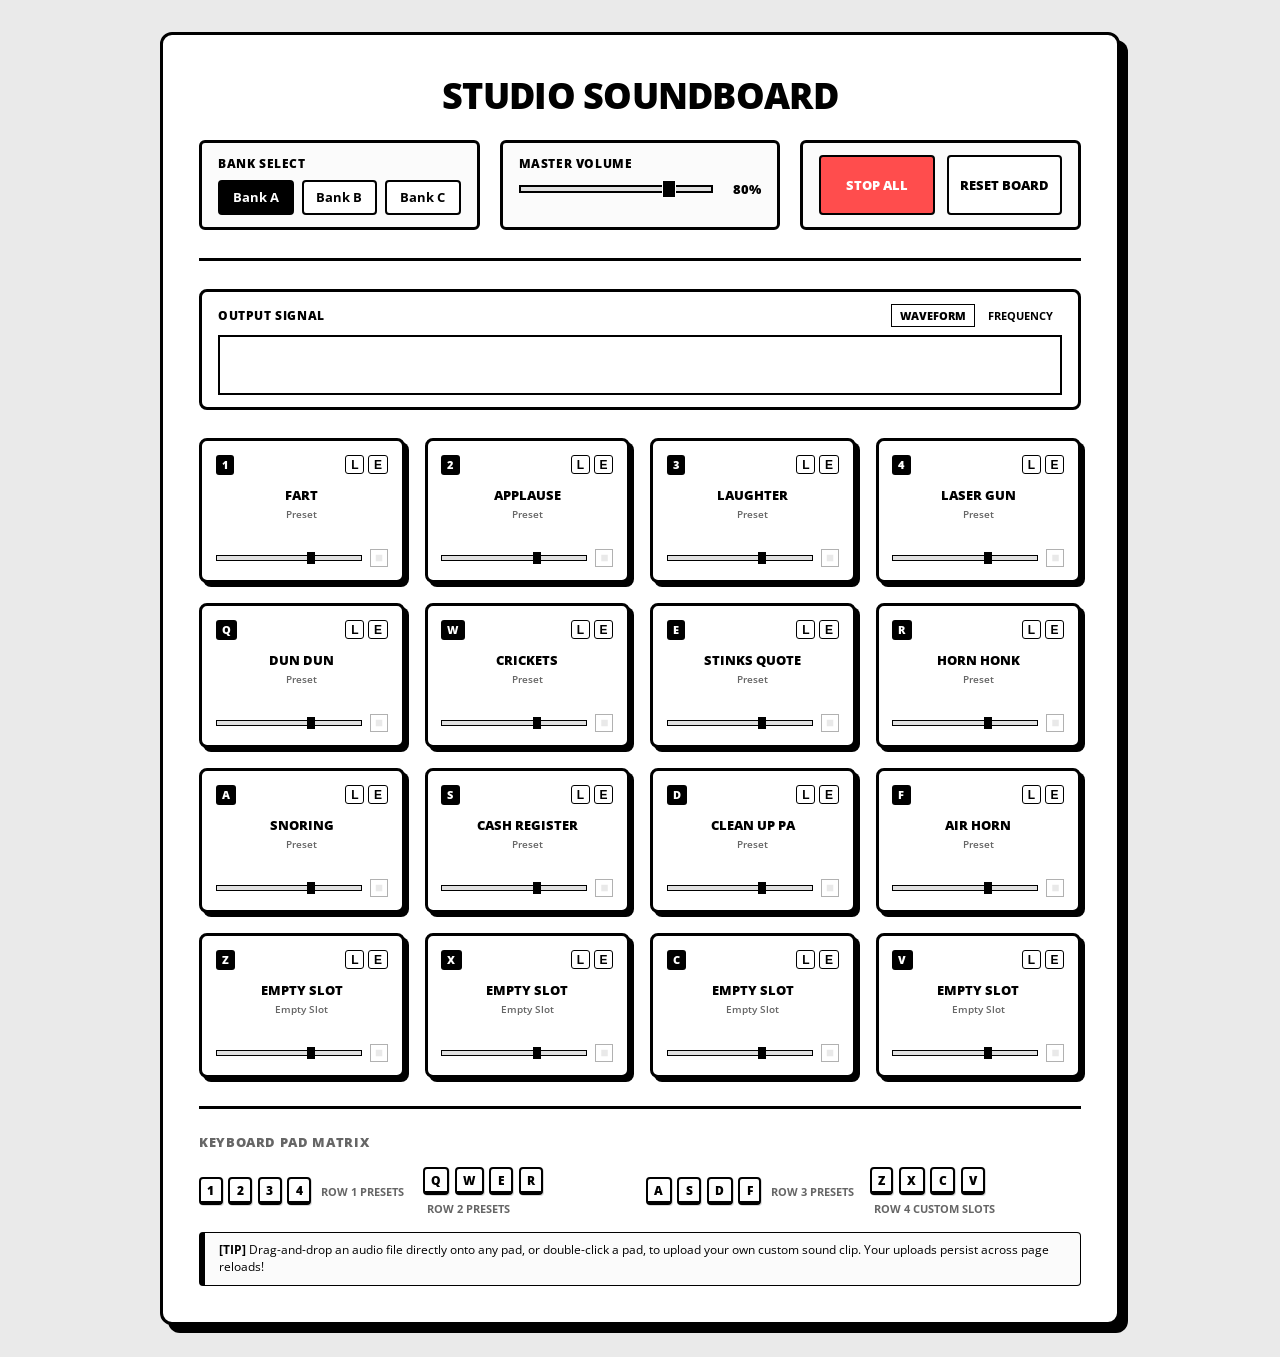
<file: index.html>
<!DOCTYPE html>
<html lang="en">
<head>
  <meta charset="UTF-8">
  <meta name="viewport" content="width=device-width, initial-scale=1.0">
  <title>Studio Soundboard - Minimalist MPC</title>
  <meta name="description" content="A brutalist 4x4 MPC-style studio soundboard featuring multiple banks, Web Audio synthesis, and custom file uploads.">
  
  <!-- Brutalist Google Font: Open Sans -->
  <link rel="preconnect" href="https://fonts.googleapis.com">
  <link rel="preconnect" href="https://fonts.gstatic.com" crossorigin>
  <link href="https://fonts.googleapis.com/css2?family=Open+Sans:ital,wght@0,300..800;1,300..800&display=swap" rel="stylesheet">
  
  <!-- CSS Stylesheet -->
  <link rel="stylesheet" href="style.css">
</head>
<body>

  <div class="app-container">
    <!-- Header -->
    <header class="app-header">
      <h1>Studio Soundboard</h1>
      
      <!-- Dashboard / Master Controls -->
      <div class="master-dashboard">
        <!-- Bank Selector -->
        <div class="control-box">
          <span class="box-label">Bank Select</span>
          <div class="bank-selector">
            <button class="bank-btn active" id="bank-a" data-bank="A" aria-label="Select Bank A">Bank A</button>
            <button class="bank-btn" id="bank-b" data-bank="B" aria-label="Select Bank B">Bank B</button>
            <button class="bank-btn" id="bank-c" data-bank="C" aria-label="Select Bank C">Bank C</button>
          </div>
        </div>

        <!-- Master Volume -->
        <div class="control-box">
          <label class="box-label" for="global-volume">Master Volume</label>
          <div class="volume-container">
            <input type="range" id="global-volume" min="0" max="1" step="0.05" value="0.8" aria-label="Master Volume Slider">
            <span class="volume-badge" id="global-volume-value">80%</span>
          </div>
        </div>

        <!-- Master Actions -->
        <div class="control-box actions-box">
          <button id="btn-stop-all" class="dashboard-btn stop-all-btn" aria-label="Stop all playing sounds">Stop All</button>
          <button id="btn-clear-custom" class="dashboard-btn clear-btn" aria-label="Clear all custom uploaded sounds">Reset Board</button>
        </div>
      </div>
    </header>

    <!-- Visualizer Canvas -->
    <section class="visualizer-section" aria-label="Audio Visualizer">
      <div class="visualizer-header">
        <h2>Output Signal</h2>
        <div class="visualizer-modes">
          <button id="viz-mode-wave" class="viz-btn active" aria-label="Show Waveform">Waveform</button>
          <button id="viz-mode-freq" class="viz-btn" aria-label="Show Frequency">Frequency</button>
        </div>
      </div>
      <div class="canvas-container">
        <canvas id="visualizer-canvas"></canvas>
      </div>
    </section>

    <!-- Sound Board 4x4 Grid (Dynamically generated) -->
    <main class="soundboard-grid" id="soundboard-grid" aria-label="Soundboard 4x4 Pad Matrix">
      <!-- Pads generated by JS -->
    </main>

    <!-- Keyboard Shortcuts Instructions -->
    <footer class="app-footer">
      <h3>Keyboard Pad Matrix</h3>
      <div class="keyboard-matrix-guide">
        <div class="row-guide">
          <kbd class="key-cap">1</kbd> <kbd class="key-cap">2</kbd> <kbd class="key-cap">3</kbd> <kbd class="key-cap">4</kbd>
          <span class="row-desc">Row 1 Presets</span>
        </div>
        <div class="row-guide">
          <kbd class="key-cap">Q</kbd> <kbd class="key-cap">W</kbd> <kbd class="key-cap">E</kbd> <kbd class="key-cap">R</kbd>
          <span class="row-desc">Row 2 Presets</span>
        </div>
        <div class="row-guide">
          <kbd class="key-cap">A</kbd> <kbd class="key-cap">S</kbd> <kbd class="key-cap">D</kbd> <kbd class="key-cap">F</kbd>
          <span class="row-desc">Row 3 Presets</span>
        </div>
        <div class="row-guide">
          <kbd class="key-cap">Z</kbd> <kbd class="key-cap">X</kbd> <kbd class="key-cap">C</kbd> <kbd class="key-cap">V</kbd>
          <span class="row-desc">Row 4 Custom Slots</span>
        </div>
      </div>
      <div class="footer-tip">
        <p><strong>[TIP]</strong> Drag-and-drop an audio file directly onto any pad, or double-click a pad, to upload your own custom sound clip. Your uploads persist across page reloads!</p>
      </div>
    </footer>
  </div>

  <!-- Modal for Pad Configuration (Local Upload vs Web GitHub Sounds) -->
  <div id="pad-config-modal" class="modal-overlay" aria-hidden="true" role="dialog" aria-labelledby="modal-title">
    <div class="modal-card">
      <header class="modal-header">
        <h2 id="modal-title">Configure Pad <span id="modal-pad-num">1</span></h2>
        <button id="modal-close-btn" class="modal-close-btn" aria-label="Close dialog">×</button>
      </header>

      <div class="modal-body">
        <!-- Step 1: Choose Source -->
        <div id="modal-step-choose" class="modal-step">
          <p class="modal-instruction">Select how you want to load sound onto this pad:</p>
          <div class="source-options">
            <button id="btn-source-local" class="source-btn">
              <span class="source-name">Upload Local File</span>
              <span class="source-desc">Load Ableton clips (.alc, .asd, .als), .wav, .aiff, .flac, .mp3, etc.</span>
            </button>
            <button id="btn-source-web" class="source-btn">
              <span class="source-name">Search Web & GitHub</span>
              <span class="source-desc">Browse Discord & retro gaming sounds</span>
            </button>
          </div>
        </div>

        <!-- Step 2: Search GitHub Library -->
        <div id="modal-step-search" class="modal-step hidden">
          <button id="btn-search-back" class="search-back-btn">← Back to selection</button>
          <div class="search-bar-modal">
            <input type="search" id="modal-sound-search" placeholder="Search sounds (e.g. Discord, Coin, Mute)..." aria-label="Search sound effects">
          </div>
          <div id="modal-sound-list" class="modal-sound-list">
            <!-- Curated sound items will be generated by JS -->
          </div>
        </div>
      </div>
    </div>
  </div>

  <!-- Modal for Audio Trimming -->
  <div id="audio-trimmer-modal" class="modal-overlay" aria-hidden="true" role="dialog" aria-labelledby="trimmer-title">
    <div class="modal-card trimmer-card">
      <header class="modal-header">
        <h2 id="trimmer-title">Trim Audio Clip</h2>
        <button id="trimmer-close-btn" class="modal-close-btn" aria-label="Close trimmer">×</button>
      </header>

      <div class="modal-body trimmer-body">
        <div id="trimmer-loading-overlay" class="trimmer-loading-overlay">
          <div class="spinner"></div>
          <p id="trimmer-status-text">Decoding audio file...</p>
        </div>

        <div id="trimmer-content" class="trimmer-content hidden">
          <p class="modal-instruction">Drag the slider below to select a 5-second portion to save:</p>
          
          <div class="waveform-container">
            <canvas id="trimmer-waveform-canvas"></canvas>
          </div>

          <div class="trimmer-scrubber-container">
            <input type="range" id="trimmer-range" min="0" max="100" step="0.1" value="0" aria-label="Scrub clip position">
          </div>

          <div class="trimmer-time-info">
            <span class="time-badge" id="trimmer-start-time">Start: 0:00.0</span>
            <span class="time-badge" id="trimmer-end-time">End: 0:05.0</span>
            <span class="time-badge duration-badge" id="trimmer-total-duration">Total: 0:00.0</span>
          </div>
        </div>
      </div>

      <footer class="modal-footer trimmer-footer">
        <button id="btn-trimmer-preview" class="dashboard-btn" style="background:#00FFFF; color:#000;" disabled>Preview Trim</button>
        <button id="btn-trimmer-save" class="dashboard-btn" style="background:#39ff14; color:#000;" disabled>Save Clip</button>
        <button id="btn-trimmer-cancel" class="dashboard-btn clear-btn">Cancel</button>
      </footer>
    </div>
  </div>

  <!-- JavaScript logic -->
  <script src="app.js"></script>
</body>
</html>
</file>
<file: style.css>
/* Brutalist MPC Soundboard Stylesheet */
:root {
  --font-sans: 'Open Sans', system-ui, -apple-system, sans-serif;
  
  /* Brutalist color palette */
  --bg-app: #eaeaea;        /* Retro industrial casing gray */
  --bg-panel: #ffffff;      /* Panel white */
  --border-color: #000000;  /* Solid thick black */
  
  --text-main: #000000;
  --text-muted: #666666;
  
  /* Active states */
  --color-active: #39ff14;   /* Neon Green */
  --color-drag: #00FFFF;     /* Neon Cyan */
  
  --border-width: 3px;
  --shadow-block: 4px 4px 0px #000000;
  --shadow-block-hover: 7px 7px 0px #000000;
  --shadow-block-active: 1px 1px 0px #000000;
}

/* Base resets */
*, *::before, *::after {
  box-sizing: border-box;
  margin: 0;
  padding: 0;
}

body {
  font-family: var(--font-sans);
  background-color: var(--bg-app);
  color: var(--text-main);
  min-height: 100vh;
  display: flex;
  justify-content: center;
  align-items: flex-start;
  padding: 2rem 1rem;
}

/* Core Container */
.app-container {
  width: 100%;
  max-width: 960px;
  background: var(--bg-panel);
  border: var(--border-width) solid var(--border-color);
  border-radius: 12px;
  box-shadow: 8px 8px 0px #000000;
  padding: 2.25rem;
  display: flex;
  flex-direction: column;
  gap: 1.75rem;
  position: relative;
}

/* Header */
.app-header {
  text-align: center;
  display: flex;
  flex-direction: column;
  gap: 1.25rem;
  border-bottom: var(--border-width) solid var(--border-color);
  padding-bottom: 1.75rem;
}

h1 {
  font-size: 2.25rem;
  font-weight: 800;
  text-transform: uppercase;
  letter-spacing: -0.02em;
}

/* Master Control Dashboard */
.master-dashboard {
  display: grid;
  grid-template-columns: repeat(auto-fit, minmax(200px, 1fr));
  gap: 1.25rem;
  text-align: left;
}

.control-box {
  background: #fbfbfb;
  border: var(--border-width) solid var(--border-color);
  padding: 0.75rem 1rem;
  border-radius: 6px;
  display: flex;
  flex-direction: column;
  gap: 0.5rem;
}

.box-label {
  font-size: 0.75rem;
  font-weight: 800;
  text-transform: uppercase;
  letter-spacing: 0.05em;
}

/* Bank Selection */
.bank-selector {
  display: flex;
  gap: 0.5rem;
}

.bank-btn {
  flex: 1;
  background: #ffffff;
  border: 2px solid var(--border-color);
  font-family: var(--font-sans);
  font-size: 0.8rem;
  font-weight: 700;
  padding: 0.4rem 0.5rem;
  border-radius: 4px;
  cursor: pointer;
  transition: transform 0.05s, box-shadow 0.05s;
}

.bank-btn.active {
  background: var(--text-main);
  color: #ffffff;
}

.bank-btn:not(.active):hover {
  background: #f0f0f0;
  transform: translateY(-1px);
}

/* Master Volume Slider */
.volume-container {
  display: flex;
  align-items: center;
  gap: 0.75rem;
}

.volume-container input[type="range"] {
  flex: 1;
  height: 8px;
  background: #e0e0e0;
  border: 2px solid var(--border-color);
  border-radius: 0;
  appearance: none;
  -webkit-appearance: none;
  outline: none;
  cursor: pointer;
}

.volume-container input[type="range"]::-webkit-slider-thumb {
  appearance: none;
  -webkit-appearance: none;
  width: 14px;
  height: 18px;
  background: #000000;
  border: 1px solid #ffffff;
  cursor: pointer;
}

.volume-badge {
  font-size: 0.8rem;
  font-weight: 800;
  min-width: 2.25rem;
  text-align: right;
}

/* Dashboard Actions */
.actions-box {
  display: flex;
  flex-direction: row !important;
  align-items: center;
  justify-content: stretch;
  gap: 0.75rem;
}

.dashboard-btn {
  flex: 1;
  height: 100%;
  font-family: var(--font-sans);
  font-weight: 800;
  font-size: 0.8rem;
  text-transform: uppercase;
  background: #ffffff;
  border: 2px solid var(--border-color);
  border-radius: 4px;
  cursor: pointer;
}

.stop-all-btn {
  background: #ff4d4d;
  color: #ffffff;
}

.stop-all-btn:hover {
  background: #e60000;
}

.clear-btn:hover {
  background: #f0f0f0;
}

/* Visualizer Section */
.visualizer-section {
  border: var(--border-width) solid var(--border-color);
  border-radius: 8px;
  padding: 0.75rem 1rem;
}

.visualizer-header {
  display: flex;
  justify-content: space-between;
  align-items: center;
  margin-bottom: 0.5rem;
}

.visualizer-header h2 {
  font-size: 0.75rem;
  font-weight: 800;
  text-transform: uppercase;
  letter-spacing: 0.05em;
}

.visualizer-modes {
  display: flex;
  gap: 0.25rem;
}

.viz-btn {
  background: none;
  border: 1px solid transparent;
  font-family: var(--font-sans);
  font-size: 0.7rem;
  font-weight: 700;
  text-transform: uppercase;
  padding: 0.2rem 0.5rem;
  cursor: pointer;
}

.viz-btn.active {
  border-color: var(--border-color);
  font-weight: 800;
}

.canvas-container {
  height: 60px;
  background: #ffffff;
  border: 2px solid var(--border-color);
}

#visualizer-canvas {
  width: 100%;
  height: 100%;
  display: block;
}

/* Sound Board Grid */
.soundboard-grid {
  display: grid;
  grid-template-columns: repeat(4, 1fr);
  gap: 1.25rem;
}

@media (max-width: 680px) {
  .soundboard-grid {
    grid-template-columns: repeat(2, 1fr);
  }
}

/* Pad Card Item */
.sound-card {
  background: #ffffff;
  border: var(--border-width) solid var(--border-color);
  border-radius: 8px;
  box-shadow: var(--shadow-block);
  padding: 0.85rem;
  min-height: 145px;
  display: flex;
  flex-direction: column;
  cursor: pointer;
  position: relative;
  /* Disable transitions for instant response, matching hardware drums */
  transition: none;
}

/* Hover effects */
.sound-card:hover {
  transform: translate(-3px, -3px);
  box-shadow: var(--shadow-block-hover);
}

/* Active and playing states */
.sound-card.playing {
  background-color: var(--color-active);
  transform: translate(2px, 2px);
  box-shadow: var(--shadow-block-active);
}

.sound-card.drag-over {
  background-color: var(--color-drag) !important;
  border-style: dashed;
}

/* Keyboard active */
.sound-card.keyboard-active {
  background-color: var(--color-active);
  transform: translate(2px, 2px);
  box-shadow: var(--shadow-block-active);
}

/* Pad Header */
.card-header {
  display: flex;
  justify-content: space-between;
  align-items: center;
  pointer-events: none; /* Let clicks pass through header elements to card */
}

.hotkey-badge {
  font-size: 0.7rem;
  font-weight: 800;
  background: #000000;
  color: #ffffff;
  padding: 0.15rem 0.4rem;
  border-radius: 3px;
}

.loop-btn-pad {
  font-size: 0.75rem;
  font-weight: 800;
  background: #ffffff;
  border: 1px solid var(--border-color);
  border-radius: 3px;
  padding: 0.1rem 0.3rem;
  cursor: pointer;
  pointer-events: auto; /* Re-enable clicks */
}

.loop-btn-pad.active {
  background: #000000;
  color: #ffffff;
}

/* Pad Title & Info */
.pad-info {
  margin: auto 0;
  text-align: center;
  display: flex;
  flex-direction: column;
  gap: 0.25rem;
  pointer-events: none;
}


.pad-title {
  font-size: 0.8rem;
  font-weight: 800;
  text-transform: uppercase;
  word-break: break-word;
  line-height: 1.2;
}

.pad-subtitle {
  font-size: 0.65rem;
  color: var(--text-muted);
  font-weight: 600;
}

/* Pad Controls Block */
.card-controls {
  margin-top: auto;
  display: flex;
  align-items: center;
  gap: 0.5rem;
  pointer-events: auto;
}

.pad-vol-slider {
  flex: 1;
  height: 6px;
  background: #e0e0e0;
  border: 1px solid var(--border-color);
  appearance: none;
  -webkit-appearance: none;
  outline: none;
  cursor: pointer;
}

.pad-vol-slider::-webkit-slider-thumb {
  appearance: none;
  -webkit-appearance: none;
  width: 8px;
  height: 12px;
  background: #000000;
  cursor: pointer;
}

.pad-stop-btn {
  background: #ffffff;
  border: 1px solid var(--border-color);
  width: 18px;
  height: 18px;
  display: flex;
  align-items: center;
  justify-content: center;
  cursor: pointer;
}

.pad-stop-btn:hover {
  background: #ff4d4d;
  color: #ffffff;
}

.pad-stop-btn:disabled {
  opacity: 0.3;
  cursor: not-allowed;
}

/* Hidden file inputs */
.hidden-file-input {
  display: none;
}

/* Keyboard Guide Footer */
.app-footer {
  border-top: var(--border-width) solid var(--border-color);
  padding-top: 1.5rem;
  display: flex;
  flex-direction: column;
  gap: 1rem;
}

.app-footer h3 {
  font-size: 0.8rem;
  font-weight: 800;
  text-transform: uppercase;
  letter-spacing: 0.05em;
  color: var(--text-muted);
}

.keyboard-matrix-guide {
  display: grid;
  grid-template-columns: repeat(auto-fit, minmax(160px, 1fr));
  gap: 0.75rem;
}

.row-guide {
  display: flex;
  align-items: center;
  gap: 0.35rem;
  flex-wrap: wrap;
}

.row-desc {
  font-size: 0.7rem;
  font-weight: 700;
  color: var(--text-muted);
  margin-left: 0.25rem;
  text-transform: uppercase;
}

.key-cap {
  font-family: var(--font-sans);
  background: #ffffff;
  border: 2px solid var(--border-color);
  border-bottom-width: 4px;
  font-weight: 800;
  font-size: 0.75rem;
  padding: 0.15rem 0.4rem;
  border-radius: 4px;
  box-shadow: 1px 1px 0px rgba(0,0,0,0.15);
}

.footer-tip {
  background: #fbfbfb;
  border: 1px solid var(--border-color);
  border-left-width: 6px;
  padding: 0.6rem 0.85rem;
  border-radius: 4px;
  font-size: 0.75rem;
  line-height: 1.4;
}

/* Accessible focus rings */
:where(.bank-btn, .dashboard-btn, .loop-btn-pad, .pad-stop-btn, input[type="range"]):focus-visible {
  outline: 3px solid var(--color-drag);
  outline-offset: 2px;
}

/* Modal Overlay & Card Styling */
.modal-overlay {
  position: fixed;
  top: 0;
  left: 0;
  width: 100vw;
  height: 100vh;
  background: rgba(0, 0, 0, 0.55);
  display: flex;
  align-items: center;
  justify-content: center;
  z-index: 100;
  opacity: 0;
  pointer-events: none;
  transition: opacity 0.15s ease-out;
}

.modal-overlay.show {
  opacity: 1;
  pointer-events: auto;
}

.modal-card {
  background: var(--bg-panel);
  border: var(--border-width) solid var(--border-color);
  border-radius: 12px;
  width: 90%;
  max-width: 520px;
  box-shadow: 8px 8px 0px #000000;
  padding: 1.5rem;
  display: flex;
  flex-direction: column;
  gap: 1.25rem;
  transform: scale(0.95);
  transition: transform 0.15s cubic-bezier(0.175, 0.885, 0.32, 1.275);
}

.modal-overlay.show .modal-card {
  transform: scale(1);
}

.modal-header {
  display: flex;
  justify-content: space-between;
  align-items: center;
  border-bottom: var(--border-width) solid var(--border-color);
  padding-bottom: 0.75rem;
}

.modal-header h2 {
  font-family: var(--font-sans);
  font-size: 1.25rem;
  font-weight: 800;
  text-transform: uppercase;
}

.modal-close-btn {
  background: none;
  border: none;
  font-size: 1.8rem;
  font-weight: 800;
  cursor: pointer;
  line-height: 1;
}

.modal-close-btn:hover {
  color: #ff4d4d;
}

.modal-body {
  display: flex;
  flex-direction: column;
  min-height: 310px;
}

.modal-step {
  display: flex;
  flex-direction: column;
  gap: 1rem;
}

.hidden {
  display: none !important;
}

.modal-instruction {
  font-size: 0.85rem;
  font-weight: 600;
  color: var(--text-muted);
}

/* Source Selector Buttons */
.source-options {
  display: flex;
  gap: 1rem;
  margin-top: 0.5rem;
}

@media (max-width: 480px) {
  .source-options {
    flex-direction: column;
  }
}

.source-btn {
  flex: 1;
  background: #ffffff;
  border: var(--border-width) solid var(--border-color);
  border-radius: 8px;
  padding: 1.5rem 1rem;
  box-shadow: 4px 4px 0px #000000;
  cursor: pointer;
  display: flex;
  flex-direction: column;
  align-items: center;
  text-align: center;
  gap: 0.65rem;
  transition: transform 0.05s, box-shadow 0.05s;
}

.source-btn:hover {
  transform: translate(-3px, -3px);
  box-shadow: 6px 6px 0px #000000;
}

.source-btn:active {
  transform: translate(2px, 2px);
  box-shadow: 2px 2px 0px #000000;
}


.source-name {
  font-size: 0.9rem;
  font-weight: 800;
  text-transform: uppercase;
}

.source-desc {
  font-size: 0.7rem;
  color: var(--text-muted);
  font-weight: 600;
  line-height: 1.3;
}

/* Search view in modal */
.search-back-btn {
  background: none;
  border: none;
  font-family: var(--font-sans);
  font-size: 0.75rem;
  font-weight: 700;
  color: var(--text-muted);
  text-align: left;
  cursor: pointer;
  align-self: flex-start;
  margin-bottom: -0.25rem;
}

.search-back-btn:hover {
  color: #000000;
  text-decoration: underline;
}

.search-bar-modal {
  width: 100%;
}

.search-bar-modal input {
  width: 100%;
  border: var(--border-width) solid var(--border-color);
  border-radius: 6px;
  padding: 0.65rem 0.85rem;
  font-family: var(--font-sans);
  font-size: 0.85rem;
  font-weight: 600;
  outline: none;
}

.search-bar-modal input:focus {
  border-color: #00A2FF;
  box-shadow: 0 0 8px rgba(0, 162, 255, 0.15);
}

/* Scrollable Sounds List */
.modal-sound-list {
  height: 240px;
  overflow-y: auto;
  border: var(--border-width) solid var(--border-color);
  border-radius: 6px;
  padding: 0.5rem;
  display: flex;
  flex-direction: column;
  gap: 0.4rem;
  background: #fcfcfc;
}

.modal-sound-item {
  display: flex;
  align-items: center;
  justify-content: space-between;
  background: #ffffff;
  border: 2px solid var(--border-color);
  border-radius: 4px;
  padding: 0.5rem 0.75rem;
  cursor: pointer;
  transition: transform 0.05s;
}

.modal-sound-item:hover {
  background: #f3f3f3;
  transform: translateY(-1px);
}

.modal-sound-item:active {
  transform: translateY(1px);
}

.modal-sound-info {
  display: flex;
  align-items: center;
  gap: 0.6rem;
  pointer-events: none;
}


.modal-sound-title {
  font-size: 0.75rem;
  font-weight: 800;
  text-transform: uppercase;
}

.modal-sound-category {
  font-size: 0.6rem;
  font-weight: 800;
  background: #000000;
  color: #ffffff;
  padding: 0.1rem 0.3rem;
  border-radius: 3px;
  text-transform: uppercase;
  pointer-events: none;
}

/* Trimmer Specific Styles */
.trimmer-card {
  max-width: 680px; /* Slightly wider to show the waveform clearly */
}

.trimmer-body {
  position: relative;
  min-height: 250px;
}

.trimmer-loading-overlay {
  position: absolute;
  top: 0;
  left: 0;
  width: 100%;
  height: 100%;
  background: #ffffff;
  display: flex;
  flex-direction: column;
  align-items: center;
  justify-content: center;
  gap: 1rem;
  z-index: 10;
}

.spinner {
  width: 40px;
  height: 40px;
  border: 4px solid var(--bg-app);
  border-top: 4px solid #000000;
  border-radius: 50%;
  animation: spin 0.8s linear infinite;
}

@keyframes spin {
  0% { transform: rotate(0deg); }
  100% { transform: rotate(360deg); }
}

.trimmer-content {
  display: flex;
  flex-direction: column;
  gap: 1rem;
}

.waveform-container {
  width: 100%;
  height: 120px;
  border: var(--border-width) solid var(--border-color);
  background: #ffffff;
  border-radius: 6px;
  overflow: hidden;
  position: relative;
}

#trimmer-waveform-canvas {
  width: 100%;
  height: 100%;
  display: block;
}

.trimmer-scrubber-container {
  width: 100%;
}

/* Scrubber Range Slider Brutalist Styles */
.trimmer-scrubber-container input[type="range"] {
  width: 100%;
  height: 10px;
  background: #e0e0e0;
  border: var(--border-width) solid var(--border-color);
  border-radius: 4px;
  appearance: none;
  -webkit-appearance: none;
  outline: none;
  cursor: pointer;
}

.trimmer-scrubber-container input[type="range"]::-webkit-slider-thumb {
  appearance: none;
  -webkit-appearance: none;
  width: 18px;
  height: 24px;
  background: #000000;
  border: 1px solid #ffffff;
  cursor: pointer;
  border-radius: 2px;
}

.trimmer-time-info {
  display: flex;
  justify-content: space-between;
  gap: 0.5rem;
  flex-wrap: wrap;
}

.time-badge {
  background: #f0f0f0;
  border: 2px solid var(--border-color);
  border-radius: 4px;
  padding: 0.35rem 0.65rem;
  font-size: 0.75rem;
  font-weight: 800;
  text-transform: uppercase;
}

.duration-badge {
  background: #000000;
  color: #ffffff;
}

.trimmer-footer {
  border-top: var(--border-width) solid var(--border-color);
  padding-top: 1rem;
  display: flex;
  gap: 0.75rem;
}

.trimmer-footer button {
  padding: 0.65rem 1rem;
  font-size: 0.85rem;
  border-radius: 6px;
  box-shadow: 2px 2px 0px #000000;
}

.trimmer-footer button:not(:disabled):hover {
  transform: translate(-1px, -1px);
  box-shadow: 3px 3px 0px #000000;
}

.trimmer-footer button:not(:disabled):active {
  transform: translate(1px, 1px);
  box-shadow: 1px 1px 0px #000000;
}

.trimmer-footer button:disabled {
  opacity: 0.4;
  cursor: not-allowed;
  box-shadow: none;
}
</file>
